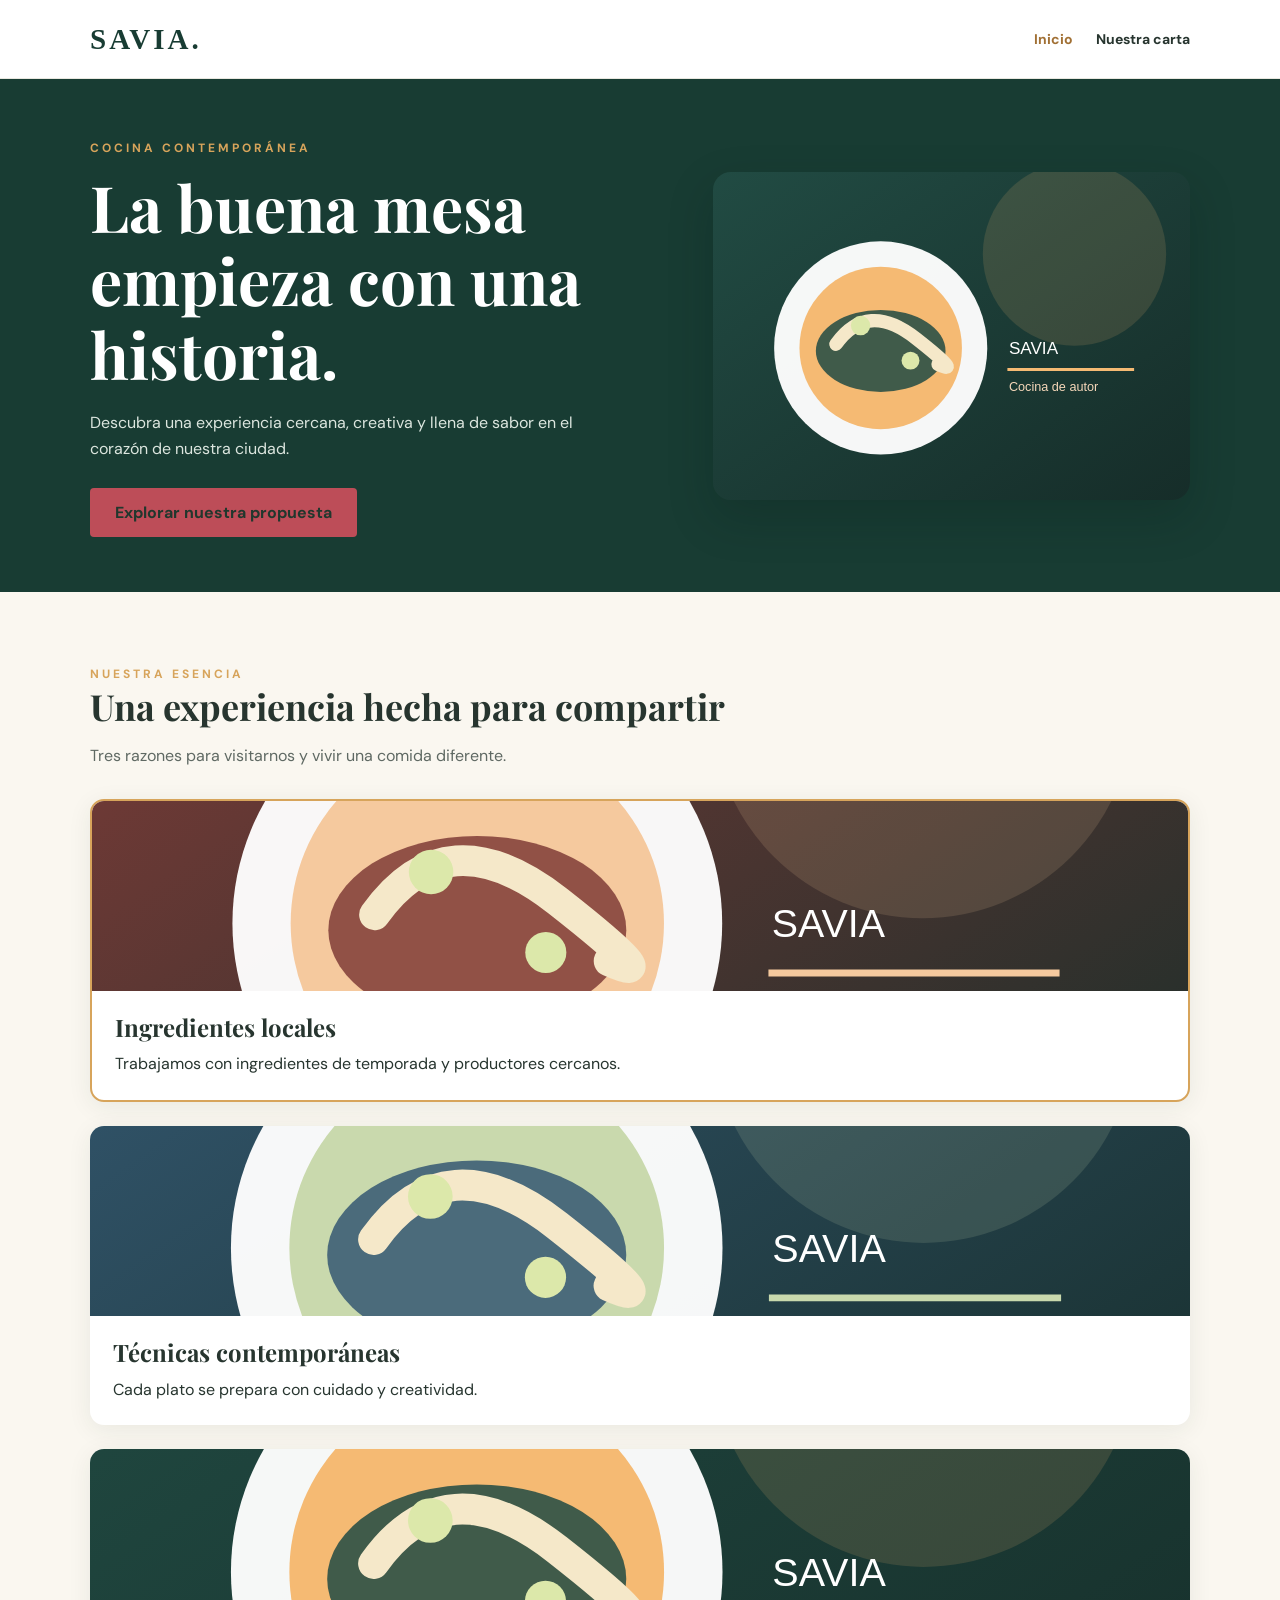
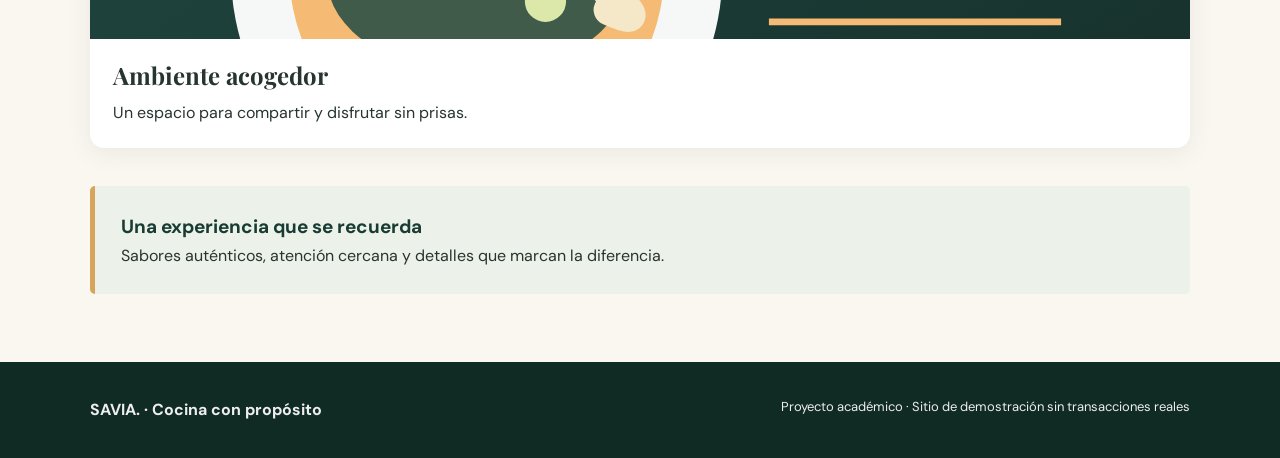
<file: index.html>
<!doctype html>
<html lang="es">
  <head>
    <meta charset="utf-8" />
    <meta content="width=device-width, initial-scale=1.0" name="viewport" />
    <title>SAVIA | Inicio</title>
    <link href="css/styles.css" rel="stylesheet" />
  </head>
  <body>
    <header class="site-header">
      <div class="container nav-inner">
        <a class="logo" href="index.html"> SAVIA. </a>
        <nav aria-label="Navegaci&oacute;n principal" class="nav-links">
          <a aria-current="page" href="index.html"> Inicio </a>
          <a class="nav-contact" href="pages/eventos.html"> Nuestra carta </a>
        </nav>
      </div>
    </header>

    <main>
      <section class="hero">
        <div class="container hero-grid">
          <div>
            <span class="eyebrow"> Cocina contempor&aacute;nea </span>
            <h1>La buena mesa empieza con una historia.</h1>
            <p>
              Descubra una experiencia cercana, creativa y llena de sabor en el
              coraz&oacute;n de nuestra ciudad.
            </p>
            <a class="btn" href="#" id="hero-action">
              Explorar nuestra propuesta
            </a>
          </div>
          <img
            alt="Ilustraci&oacute;n de gastronom&iacute;a Savia"
            src="images/hero.svg"
          />
        </div>
      </section>
      <section class="section container">
        <div class="section-heading">
          <span class="eyebrow"> Nuestra esencia </span>
          <h2>Una experiencia hecha para compartir</h2>
          <p class="muted">
            Tres razones para visitarnos y vivir una comida diferente.
          </p>
        </div>
        <div class="feature-layout">
          <article class="tile card-highlight">
            <img
              alt="Presentaci&oacute;n gastron&oacute;mica 1"
              src="images/plato-1.svg"
            />
            <div class="tile-copy">
              <h3>Ingredientes locales</h3>
              <p>
                Trabajamos con ingredientes de temporada y productores cercanos.
              </p>
            </div>
          </article>
          <article class="tile">
            <img
              alt="Presentaci&oacute;n gastron&oacute;mica 2"
              src="images/plato-2.svg"
            />
            <div class="tile-copy">
              <h3>T&eacute;cnicas contempor&aacute;neas</h3>
              <p>Cada plato se prepara con cuidado y creatividad.</p>
            </div>
          </article>
          <article class="tile">
            <img
              alt="Presentaci&oacute;n gastron&oacute;mica 3"
              src="images/plato-3.svg"
            />
            <div class="tile-copy">
              <h3>Ambiente acogedor</h3>
              <p>Un espacio para compartir y disfrutar sin prisas.</p>
            </div>
          </article>
        </div>
        <div class="statement">
          <p class="statement-title" id="statement-title">
            Una experiencia que se recuerda
          </p>
          <p>
            Sabores aut&eacute;nticos, atenci&oacute;n cercana y detalles que
            marcan la diferencia.
          </p>
        </div>
      </section>
    </main>
    <footer class="site-footer">
      <div class="container footer-inner">
        <strong> SAVIA. &middot; Cocina con prop&oacute;sito </strong>
        <p>
          Proyecto acad&eacute;mico &middot; Sitio de demostraci&oacute;n sin
          transacciones reales
        </p>
      </div>
    </footer>
  </body>
</html>
</file>
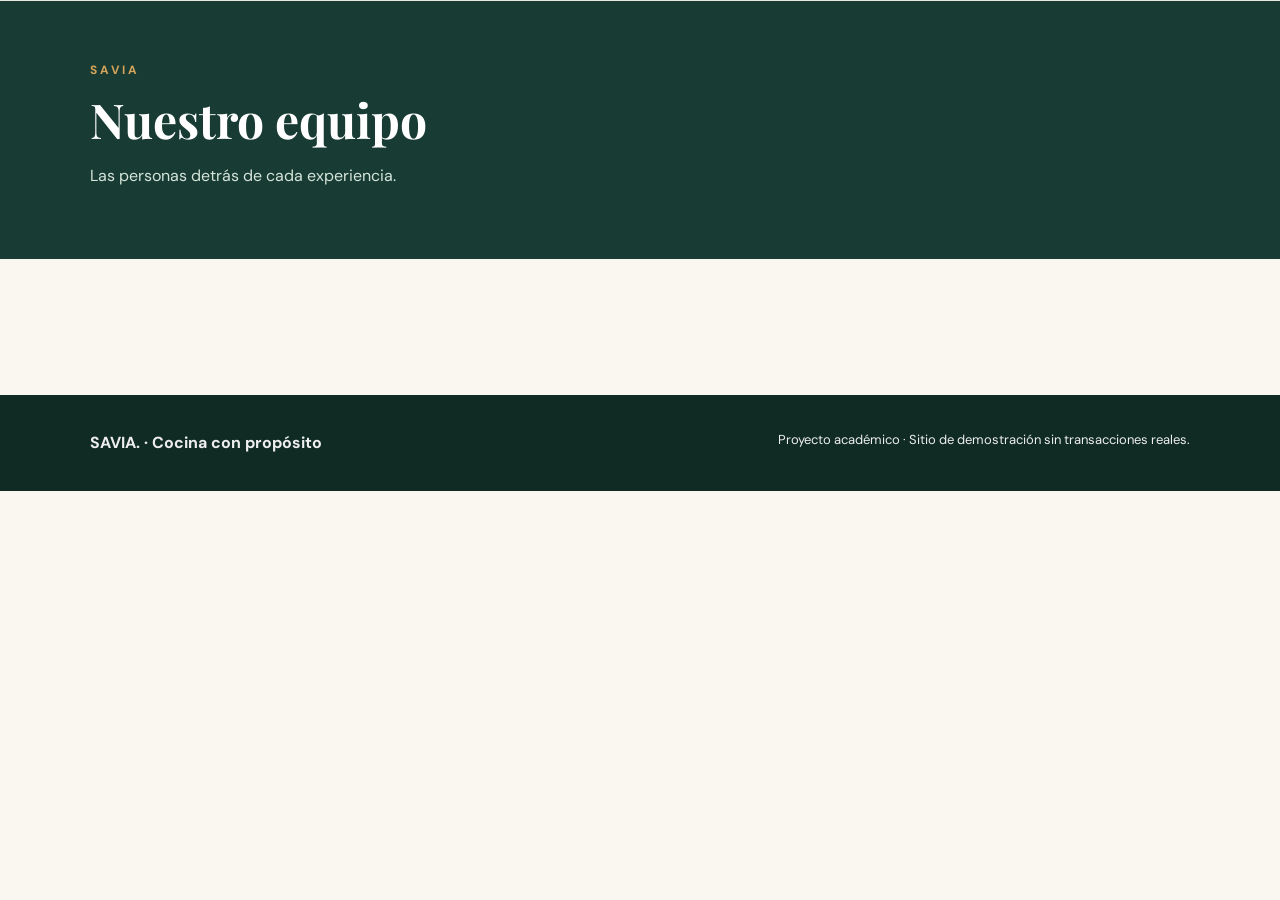
<file: pages/equipo.html>
<!doctype html>
<html lang="es">
  <head>
    <meta charset="utf-8" />
    <meta content="width=device-width, initial-scale=1.0" name="viewport" />
    <title>SAVIA | Nuestro equipo</title>
    <link href="../css/styles.css" rel="stylesheet" />
  </head>
  <body>
    <header class="site-header">
      <!-- Espacio de trabajo: está pendiente de implementación. -->
    </header>

    <section class="page-hero">
      <div class="container">
        <span class="eyebrow"> SAVIA </span>
        <h1>Nuestro equipo</h1>
        <p>Las personas detr&aacute;s de cada experiencia.</p>
      </div>
    </section>
    <main class="section container">
      <!-- Espacio de trabajo: esta página está pendiente de implementación. -->
    </main>
    <footer class="site-footer">
      <div class="container footer-inner">
        <strong> SAVIA. &middot; Cocina con prop&oacute;sito </strong>
        <p>
          Proyecto acad&eacute;mico &middot; Sitio de demostraci&oacute;n sin
          transacciones reales.
        </p>
      </div>
    </footer>
  </body>
</html>
</file>
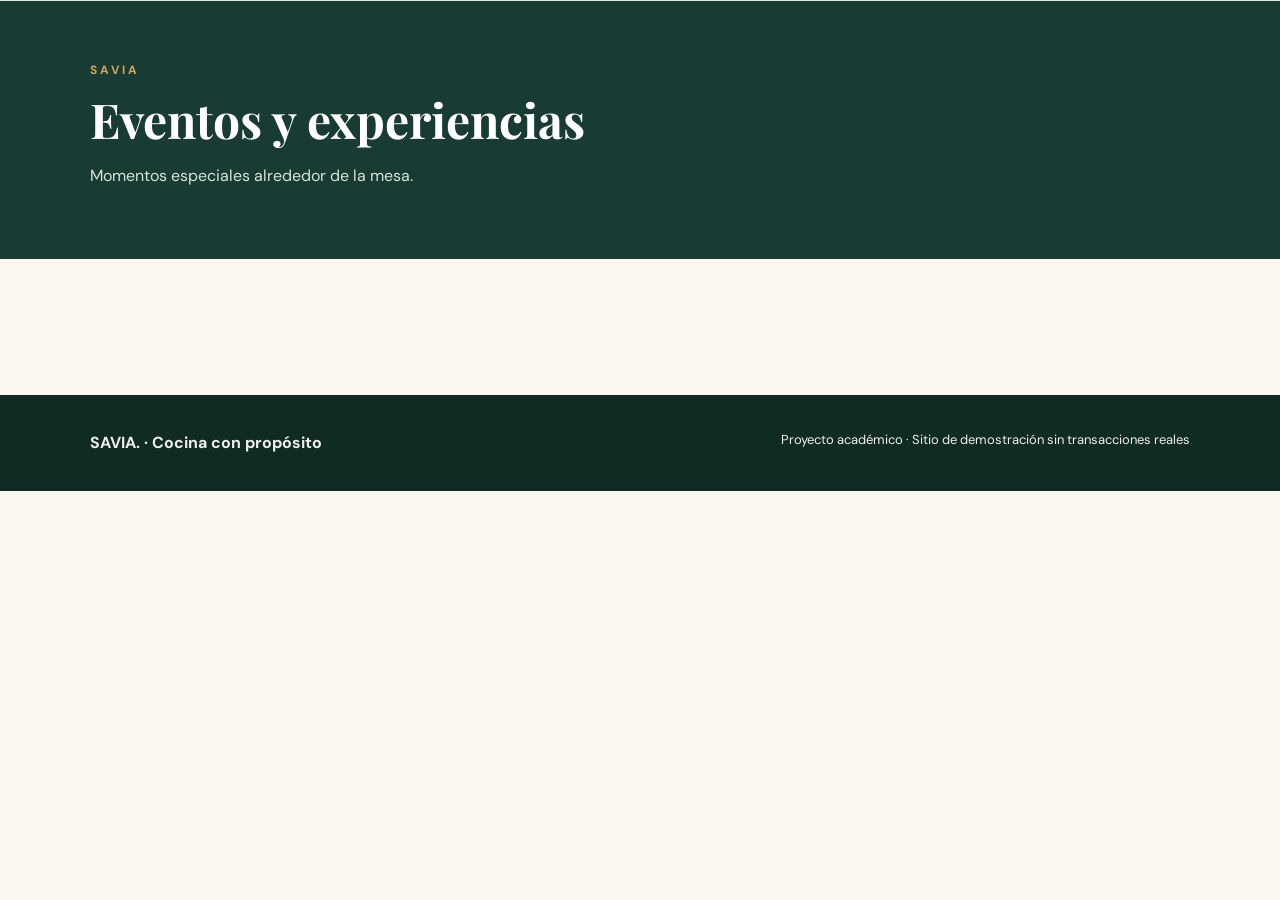
<file: pages/eventos.html>
<!doctype html>
<html lang="es">
  <head>
    <meta charset="utf-8" />
    <meta content="width=device-width, initial-scale=1.0" name="viewport" />
    <title>SAVIA | Eventos y experiencias</title>
    <link href="../css/styles.css" rel="stylesheet" />
  </head>
  <body>
    <header class="site-header">
      <!-- Espacio de trabajo: está pendiente de implementación. -->
    </header>

    <section class="page-hero">
      <div class="container">
        <span class="eyebrow"> SAVIA </span>
        <h1>Eventos y experiencias</h1>
        <p>Momentos especiales alrededor de la mesa.</p>
      </div>
    </section>
    <main class="section container">
      <!-- Espacio de trabajo: esta página está pendiente de implementación. -->
    </main>
    <footer class="site-footer">
      <div class="container footer-inner">
        <strong> SAVIA. &middot; Cocina con prop&oacute;sito </strong>
        <p>
          Proyecto acad&eacute;mico &middot; Sitio de demostraci&oacute;n sin
          transacciones reales
        </p>
      </div>
    </footer>
  </body>
</html>
</file>
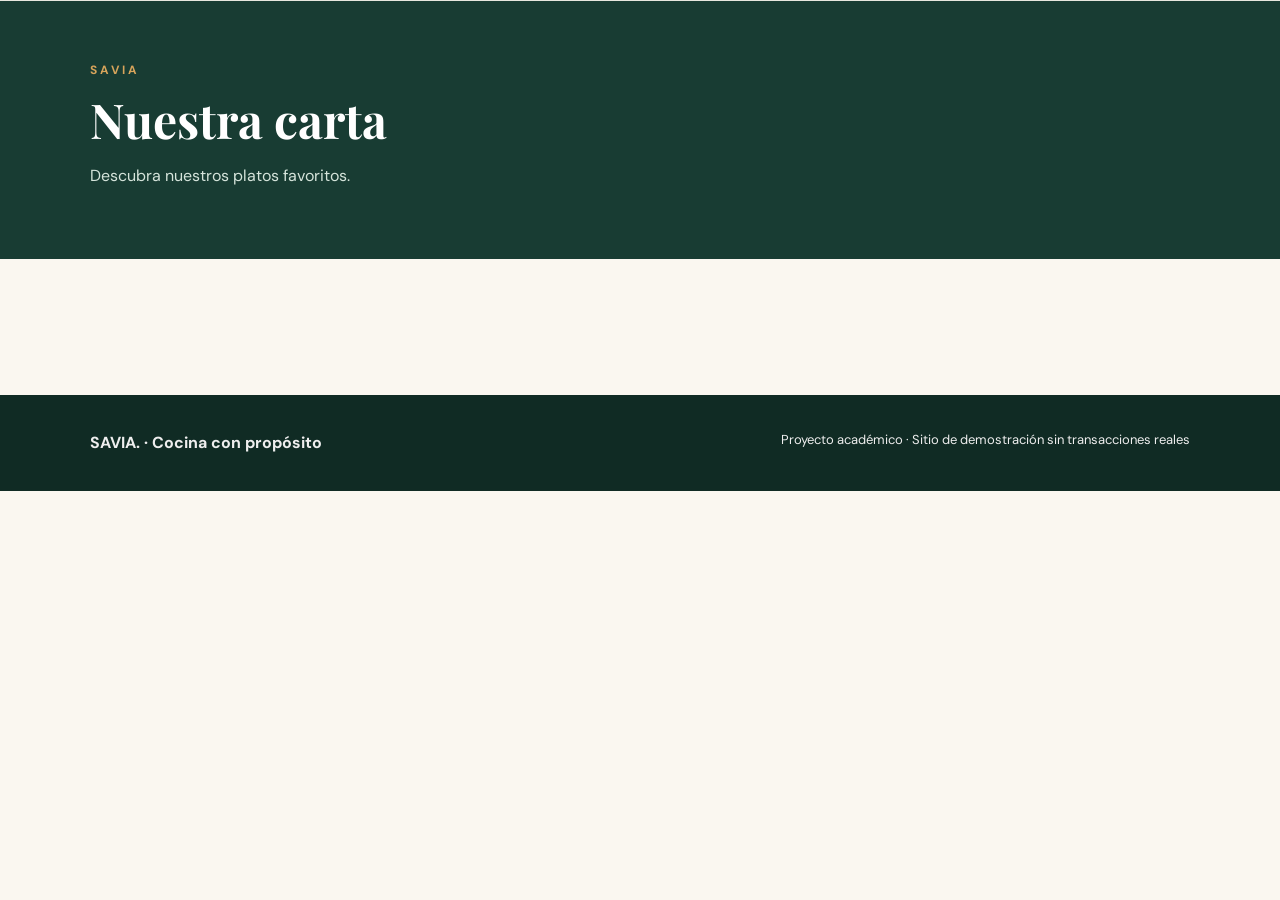
<file: pages/menu.html>
<!doctype html>
<html lang="es">
  <head>
    <meta charset="utf-8" />
    <meta content="width=device-width, initial-scale=1.0" name="viewport" />
    <title>SAVIA | Nuestra carta</title>
    <link href="../css/styles.css" rel="stylesheet" />
  </head>
  <body>
    <header class="site-header">
      <!-- Espacio de trabajo: está pendiente de implementación. -->
    </header>

    <section class="page-hero">
      <div class="container">
        <span class="eyebrow"> SAVIA </span>
        <h1>Nuestra carta</h1>
        <p>Descubra nuestros platos favoritos.</p>
      </div>
    </section>
    <main class="section container">
      <!-- Espacio de trabajo: esta página está pendiente de implementación. -->
    </main>
    <footer class="site-footer">
      <div class="container footer-inner">
        <strong> SAVIA. &middot; Cocina con prop&oacute;sito </strong>
        <p>
          Proyecto acad&eacute;mico &middot; Sitio de demostraci&oacute;n sin
          transacciones reales
        </p>
      </div>
    </footer>
  </body>
</html>
</file>
<file: css/styles.css>
@import url("https://fonts.googleapis.com/css2?family=DM+Sans:wght@400;500;600;700&family=Playfair+Display:wght@600;700&display=swap");
:root {
  --forest: #183c33;
  --cream: #faf7f0;
  --gold: #d7a45b;
  --ink: #27352f;
  --mute: #5f6963;
}
* {
  box-sizing: border-box;
}
body {
  margin: 0;
  background: var(--cream);
  color: var(--ink);
  font-family: "DM Sans", Arial, sans-serif;
  line-height: 1.6;
}
h1,
h2,
h3 {
  font-family: "Playfair Display", Georgia, serif;
  line-height: 1.15;
}
a {
  color: inherit;
  text-decoration: none;
}
img {
  display: block;
  max-width: 100%;
}
.container {
  width: min(1100px, calc(100% - 40px));
  margin-inline: auto;
}
.site-header {
  background: #fff;
  border-bottom: 1px solid #e8e7df;
}
.nav-inner {
  display: flex;
  align-items: center;
  justify-content: space-between;
  gap: 24px;
  min-height: 78px;
}
.logo {
  font-family: Georgia, serif;
  font-size: 29px;
  font-weight: bold;
  letter-spacing: 3px;
  color: var(--forest);
}
.nav-links {
  display: flex;
  align-items: center;
  gap: 23px;
  flex-wrap: wrap;
}
.nav-links a {
  font-size: 14px;
  font-weight: 700;
}
.nav-links a:hover,
.nav-links a[aria-current="page"] {
  color: #a17034;
}
.hero {
  background: var(--forest);
  color: white;
}
.hero-grid {
  display: grid;
  grid-template-columns: 1.1fr 0.9fr;
  gap: 40px;
  align-items: center;
  min-height: 440px;
  padding-block: 55px;
}
.hero h1 {
  font-size: clamp(36px, 5vw, 65px);
  margin: 10px 0 20px;
}
.hero p {
  max-width: 540px;
  color: #dce6df;
}
.hero img {
  width: 100%;
  border-radius: 18px;
  box-shadow: 0 18px 45px #071f183d;
}
.eyebrow {
  text-transform: uppercase;
  letter-spacing: 3px;
  font-size: 12px;
  font-weight: 700;
  color: var(--gold);
}
.btn {
  display: inline-block;
  background: var(--gold);
  color: #21372d;
  padding: 12px 25px;
  border-radius: 4px;
  font-weight: 700;
  margin-top: 10px;
}
.btn:hover {
  filter: brightness(0.93);
}
.section {
  padding-block: 68px;
}
.section h2 {
  font-size: 36px;
  margin: 0 0 15px;
}
.muted {
  color: var(--mute);
}
.feature-layout {
  display: flex;
  flex-direction: column;
  gap: 24px;
  margin-top: 30px;
}
.tile {
  background: white;
  border-radius: 14px;
  overflow: hidden;
  box-shadow: 0 5px 25px #173b2d13;
  flex: 1;
}
.tile img {
  height: 190px;
  width: 100%;
  object-fit: cover;
}
.tile-copy {
  padding: 23px;
}
.tile h3 {
  font-size: 24px;
  margin: 0 0 10px;
}
.tile p {
  margin: 0;
}
.statement {
  background: #ecf1e9;
  padding: 26px;
  border-left: 5px solid var(--gold);
  border-radius: 5px;
  margin-top: 38px;
}
.statement p {
  margin: 0;
}
.statement-title {
  font-size: 19px;
  font-weight: 700;
  color: var(--forest);
}
.section-heading {
  max-width: 690px;
}
.site-footer {
  background: #102b24;
  color: #eee;
  padding: 35px 0;
}
.footer-inner {
  display: flex;
  justify-content: space-between;
  gap: 20px;
  flex-wrap: wrap;
}
.footer-inner p {
  margin: 0;
  font-size: 13px;
}
.page-hero {
  background: var(--forest);
  color: white;
  padding: 55px 0;
}
.page-hero h1 {
  font-size: 48px;
  margin: 10px 0;
}
.page-hero p {
  max-width: 650px;
  color: #d5e4db;
}
.page-grid {
  display: grid;
  grid-template-columns: repeat(3, minmax(0, 1fr));
  gap: 24px;
  margin-top: 28px;
}
.page-grid .tile img {
  height: 185px;
}
.cta {
  padding: 22px;
  margin-top: 30px;
  background: #edf1ea;
  border-radius: 10px;
  font-weight: 600;
}
@media (max-width: 760px) {
  .nav-inner {
    align-items: flex-start;
    flex-direction: column;
    padding-block: 18px;
  }
  .nav-links {
    gap: 12px;
  }
  .hero-grid {
    grid-template-columns: 1fr;
  }
  .feature-layout {
    display: flex;
    flex-direction: column;
  }
  .page-grid {
    display: grid;
    grid-template-columns: 1fr;
  }
  .hero h1 {
    font-size: 39px;
  }
  .page-hero h1 {
    font-size: 37px;
  }
}
.card-highlight {
  border: 2px solid #d7a45b;
}

#hero-action {
  background: #bd4d58;
}
@media (max-width: 760px) {
  .nav-inner {
    flex-direction: row;
  }
  .nav-links {
    flex-wrap: nowrap;
  }
}
</file>
